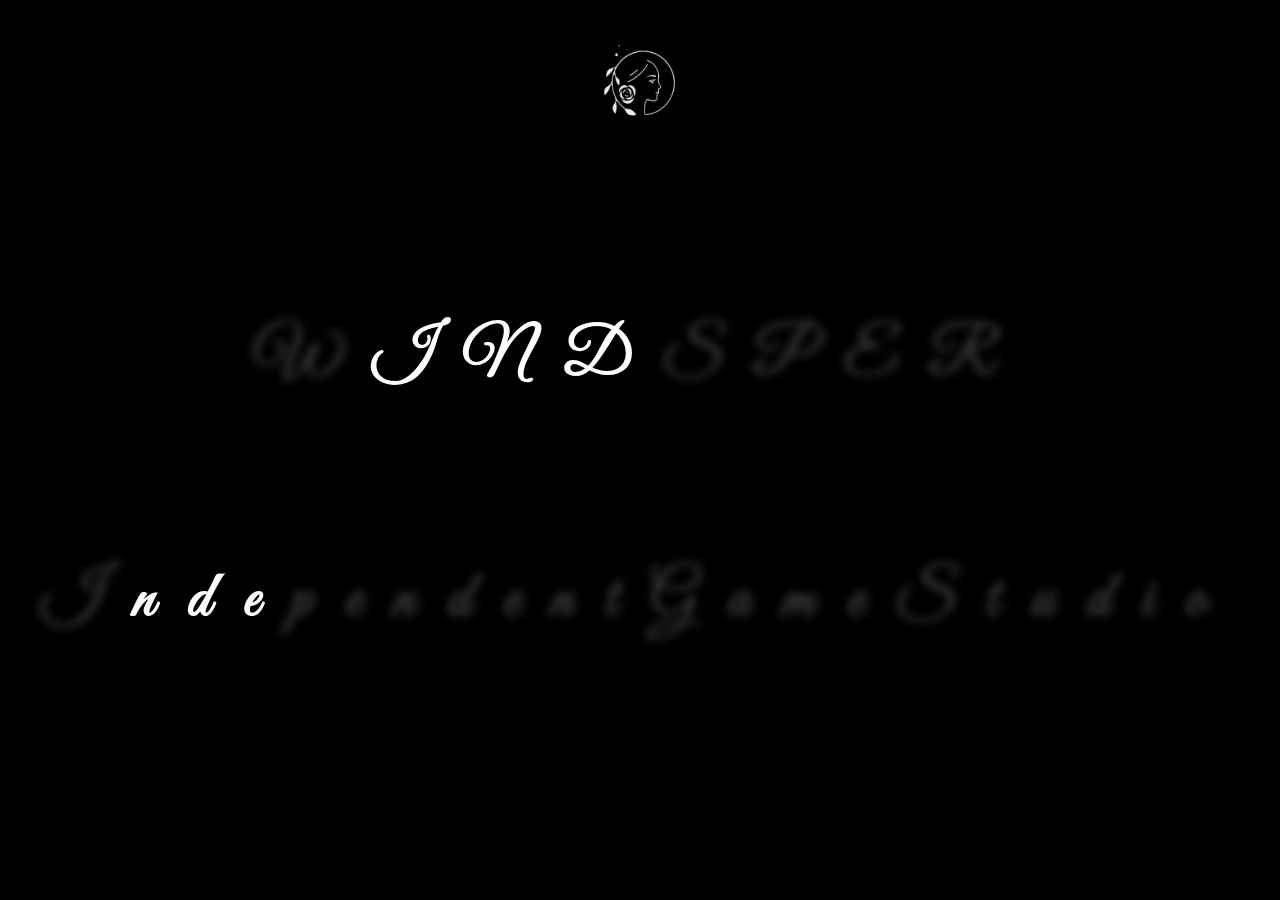
<file: index.html>
<!DOCTYPE html>
<html>

<head>
  <meta charset="UTF-8">
  <meta name="viewport" content="width=device-width, initial-scale=1.0">
  <meta http-equiv="X-UA-Compatible" content="ie=edge">
  <title>Windsper Game Studio</title>
  <link rel="stylesheet" href="custom.css">
  <link rel="stylesheet" href="https://use.fontawesome.com/releases/v5.3.1/css/all.css" integrity="sha384-mzrmE5qonljUremFsqc01SB46JvROS7bZs3IO2EmfFsd15uHvIt+Y8vEf7N7fWAU" crossorigin="anonymous">
  <link href="https://fonts.googleapis.com/css?family=Great+Vibes&display=swap" rel="stylesheet">
  <link href="https://fonts.googleapis.com/css?family=Megrim&display=swap" rel="stylesheet">

</head>

<body>
  <img id="logo" src="Images/black-background.png" alt="studioLogo">
  <div id="mainTitle">
    <h1 class="topCenter letters">WINDSPER</h1>
    <h1 class="bottomCenter letters">IndependentGameStudio</h1>
  </div>

  <div class="row" id="menu">

    <ul class="menuAxis">
      <li class="leafSection">
        <img class="leaf" src="Images/leaf1.png" alt="leafIcon">
      </li>
      <li class="leafSection">
        <img class="leaf" src="Images/leaf3.png" alt="leafIcon">
      </li>
      <li class="leafSection">
        <img class="leaf" src="Images/leaf1.png" alt="leafIcon">
      </li>
      <li class="leafSection">
        <img class="leaf" src="Images/leaf3.png" alt="leafIcon">
      </li>
      <li class="leafSection">
        <img class="leaf" src="Images/leaf1.png" alt="leafIcon">
      </li>
    </ul>

    <div class="alignment row">
      <div class="column">
        <p class="occupied">1</p>
        <a href="design.html">
          <p class="menuSection left">INTERACTIVE DESIGN</p>
        </a>

        <p class="occupied">1</p>
        <a href="play.html">
          <p class="menuSection left">WANNA HAVE FUN?</p>
        </a>
        <p class="occupied">1</p>
      </div>

      <div class="column">
        <a href="games.html">
          <p class="menuSection  right">SERIOUS GAMES</p>
        </a>
        <p class="occupied">1</p>
        <a href="art.html">
          <p class="menuSection  right">ART CREATION</p>
        </a>
        <p class="occupied">1</p>
        <a href="about.html">
        <p class="menuSection  right">KNOW ABOUT US</p>
        </a>
      </div>
    </div>

  </div>

  <script src="main.js"></script> 
</body>

</html>
</file>
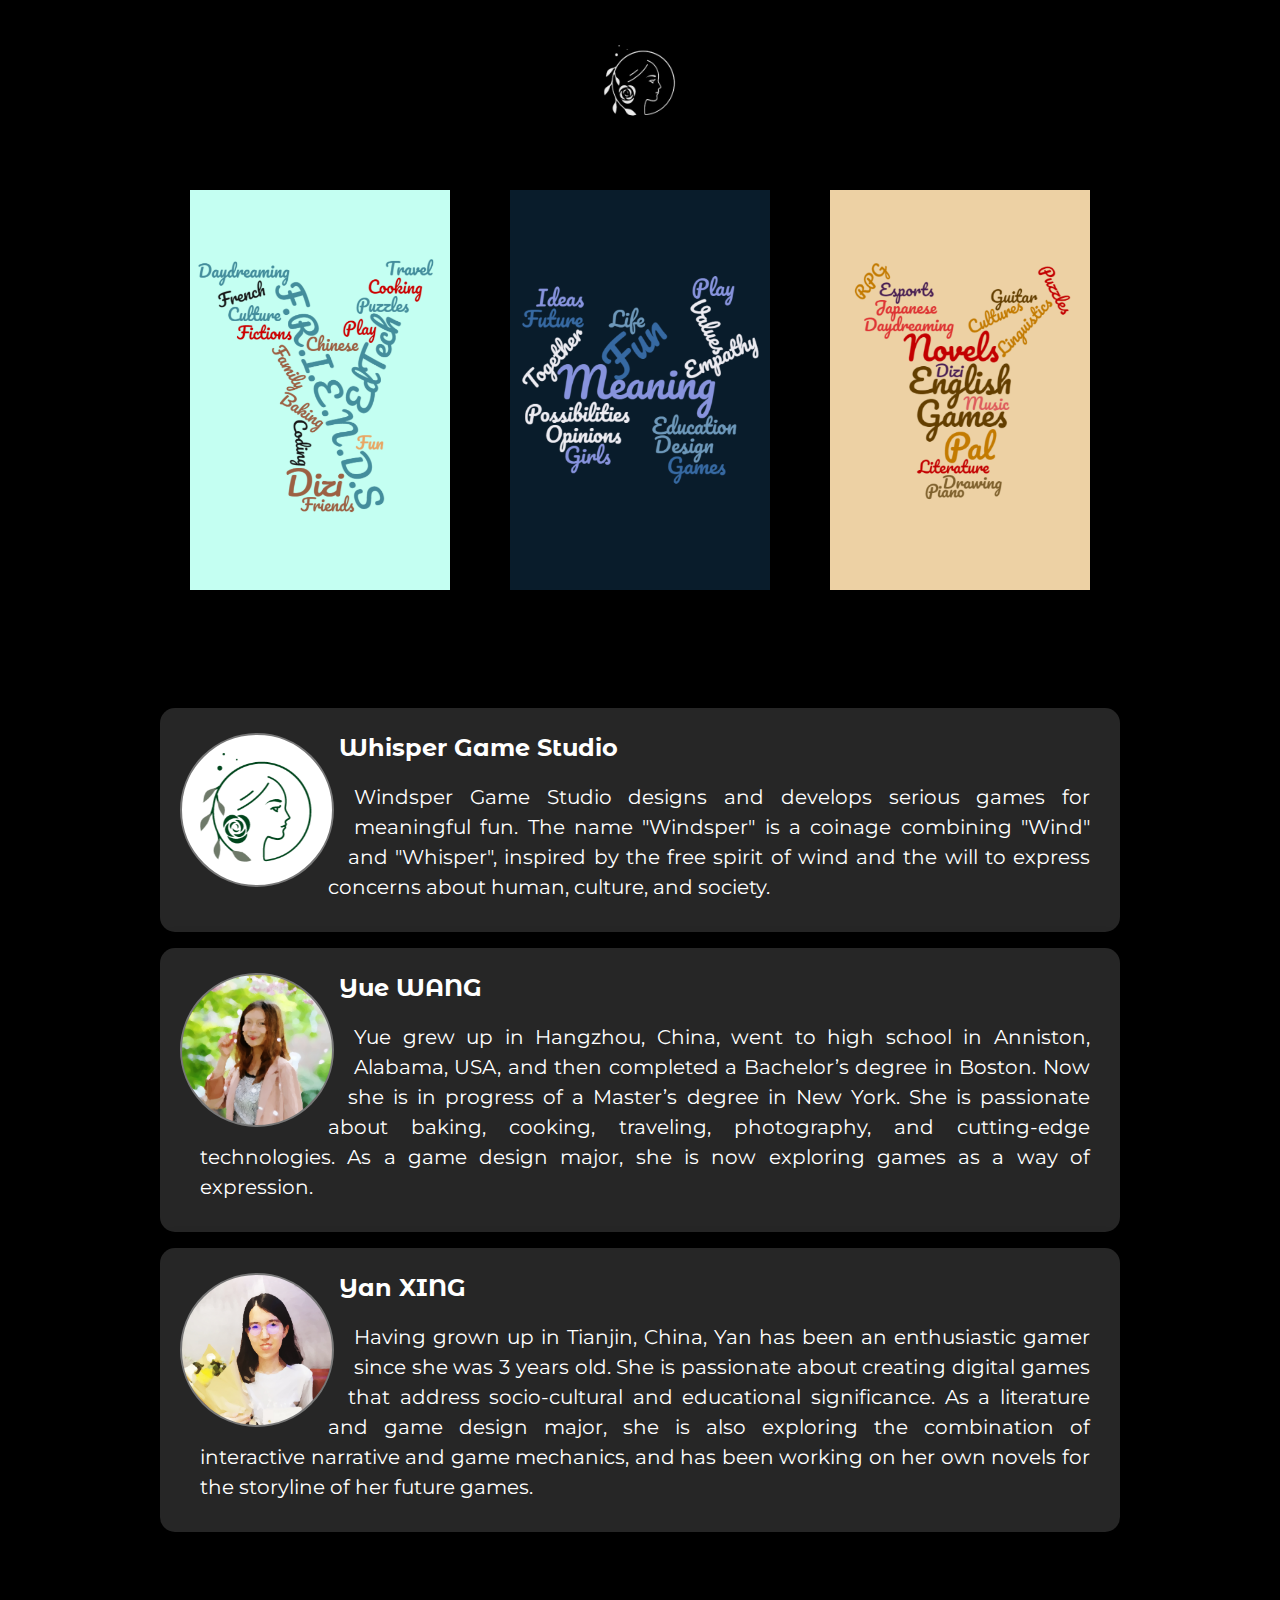
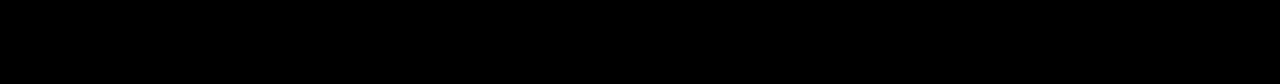
<file: about.html>
<!DOCTYPE html>
<html lang="en" class="no-js">

<head>
	<meta charset="UTF-8">
	<meta name="viewport" content="width=device-width, initial-scale=1.0">
	<meta http-equiv="X-UA-Compatible" content="ie=edge">
	<title>Know About Us</title>
	<link rel="stylesheet" href="./About/about.css">
	<link href="https://fonts.googleapis.com/css?family=Megrim&display=swap" rel="stylesheet">
	<link href="https://fonts.googleapis.com/css?family=Montserrat|Montserrat+Alternates&display=swap" rel="stylesheet">
	<link rel="stylesheet" href="https://use.fontawesome.com/releases/v5.3.1/css/all.css" integrity="sha384-mzrmE5qonljUremFsqc01SB46JvROS7bZs3IO2EmfFsd15uHvIt+Y8vEf7N7fWAU" crossorigin="anonymous">

</head>

<body>
	<img id="logo" src="Images/black-background.png" alt="studioLogo">
	<div id="subPage" class="column">

		<ul id="stage">

			<li class="cube">
				<div class="section">
					<div class="poster"></div>
					<a href="#yue">
					<div class="intro">
						<h1 class="name">Yue WANG</h1>
						<p class="text">
							2015-2019<br>
							Boston College, Boston, USA<br>
							B.A. in <em>Applied Psychology and Human Development</em><br>
							Double major in <em>Computer Science</em><br>
							<br>
							2019-2021<br>
							Columbia University, New York, USA<br>
							M.A. in <em>Design and Development of Digital Games</em>
						</p>
					</div>
					</a>
				</div>
			</li>

			<li class="cube">
				<div class="section">
					<div class="poster"></div>
						<a href="#windsper">
					<div class="intro">
						<h1 class="name">Windsper Game Studio</h1>
						<p class="text" id="studioText">
							Studio Name: WINDSPER<br>
							Studio Concept: <br>
							Think it Infinite, Make it Unlimited<br>
							Founded Date: Oct 24, 2019<br>
							Founded by: Yue & Yan<br>
						</p>
					</div>
				</a>
				</div>
			</li>

			<li class="cube">
				<div class="section">
					<div class="poster"></div>
						<a href="#yan">
					<div class="intro">
						<h1 class="name">Yan XING

						</h1>
						<p class="text">
							2014-2019<br>
							Fudan University, Shanghai, China<br>
							B.A. in <em>English Language and Literature</em><br>
							<br>
							2019-2021<br>
							Columbia University, New York, USA<br>
							M.A. in <em>Design and Development of Digital Games</em>
						</p>
					</div>
				</a>
				</div>
			</li>

		</ul>
		<div id="detail">
			<div class="wrapper"  id="windsper">
				<div class="detailImg">
					<div class="icon">
						<i class="far fa-envelope"></i>
						<i class="fab fa-weibo"></i>
						<i class="fab fa-facebook-square"></i>
					</div>
				</div>

				<h2>Whisper Game Studio</h2>
				<p class="para">
					Windsper Game Studio designs and develops serious games for meaningful fun. The name "Windsper" is a coinage combining "Wind" and "Whisper", inspired by the free spirit of wind and the will to express concerns about human, culture, and society.
				</p>
			</div>

			<div class="wrapper" id="yue">
				<div class="detailImg">
					<div class="icon">
						<i class="far fa-envelope"></i>
						<i class="fab fa-weibo"></i>
						<i class="fab fa-linkedin"></i>
					</div>
				</div>
				<h2>Yue WANG</h2>
	<p class="para">
		Yue grew up in Hangzhou, China, went to high school in Anniston, Alabama, USA, and then completed a Bachelor’s degree in Boston. Now she is in progress of a Master’s degree in New York. She is passionate about baking, cooking, traveling, photography, and cutting-edge technologies. As a game design major, she is now exploring games as a way of expression.
	</p>
</div>

<div class="wrapper" id="yan">
	<div class="detailImg">
		<div class="icon">
			<i class="far fa-envelope"></i>
			<i class="fab fa-weibo"></i>
<i class="fab fa-linkedin"></i>
		</div>
	</div>
	<h2>Yan XING</h2>
	<p class="para">
		Having grown up in Tianjin, China, Yan has been an enthusiastic gamer since she was 3 years old. She is passionate about creating digital games that address socio-cultural and educational significance. As a literature and game design major, she is also exploring the combination of interactive narrative and game mechanics, and has been working on her own novels for the storyline of her future games.
	</p>
</div>
</div>


	</div>


	<div class="row" id="menu">

		<ul class="menuAxis">
			<li class="leafSection">
				<img class="leaf" src="Images/leaf1.png" alt="leafIcon">
			</li>
			<li class="leafSection">
				<img class="leaf" src="Images/leaf3.png" alt="leafIcon">
			</li>
			<li class="leafSection">
				<img class="leaf" src="Images/leaf1.png" alt="leafIcon">
			</li>
			<li class="leafSection">
				<img class="leaf" src="Images/leaf3.png" alt="leafIcon">
			</li>
			<li class="leafSection">
				<img class="leaf" src="Images/leaf1.png" alt="leafIcon">
			</li>
		</ul>

		<div class="alignment row">
			<div class="column">
				<p class="occupied">1</p>
				<a href="design.html">
					<p class="menuSection left">INTERACTIVE DESIGN</p>
				</a>

				<p class="occupied">1</p>
				<a href="play.html">
					<p class="menuSection left">WANNA HAVE FUN?</p>
				</a>
				<p class="occupied">1</p>
			</div>

			<div class="column">
				<a href="games.html">
					<p class="menuSection  right">SERIOUS GAMES</p>
				</a>
				<p class="occupied">1</p>
				<a href="art.html">
					<p class="menuSection  right">ART CREATION</p>
				</a>
				<p class="occupied">1</p>
				<a href="about.html">
					<p class="menuSection  right">KNOW ABOUT US</p>
				</a>
			</div>
		</div>

	</div>

	<script src="./About/about.js"></script>

</body>

</html>
</file>
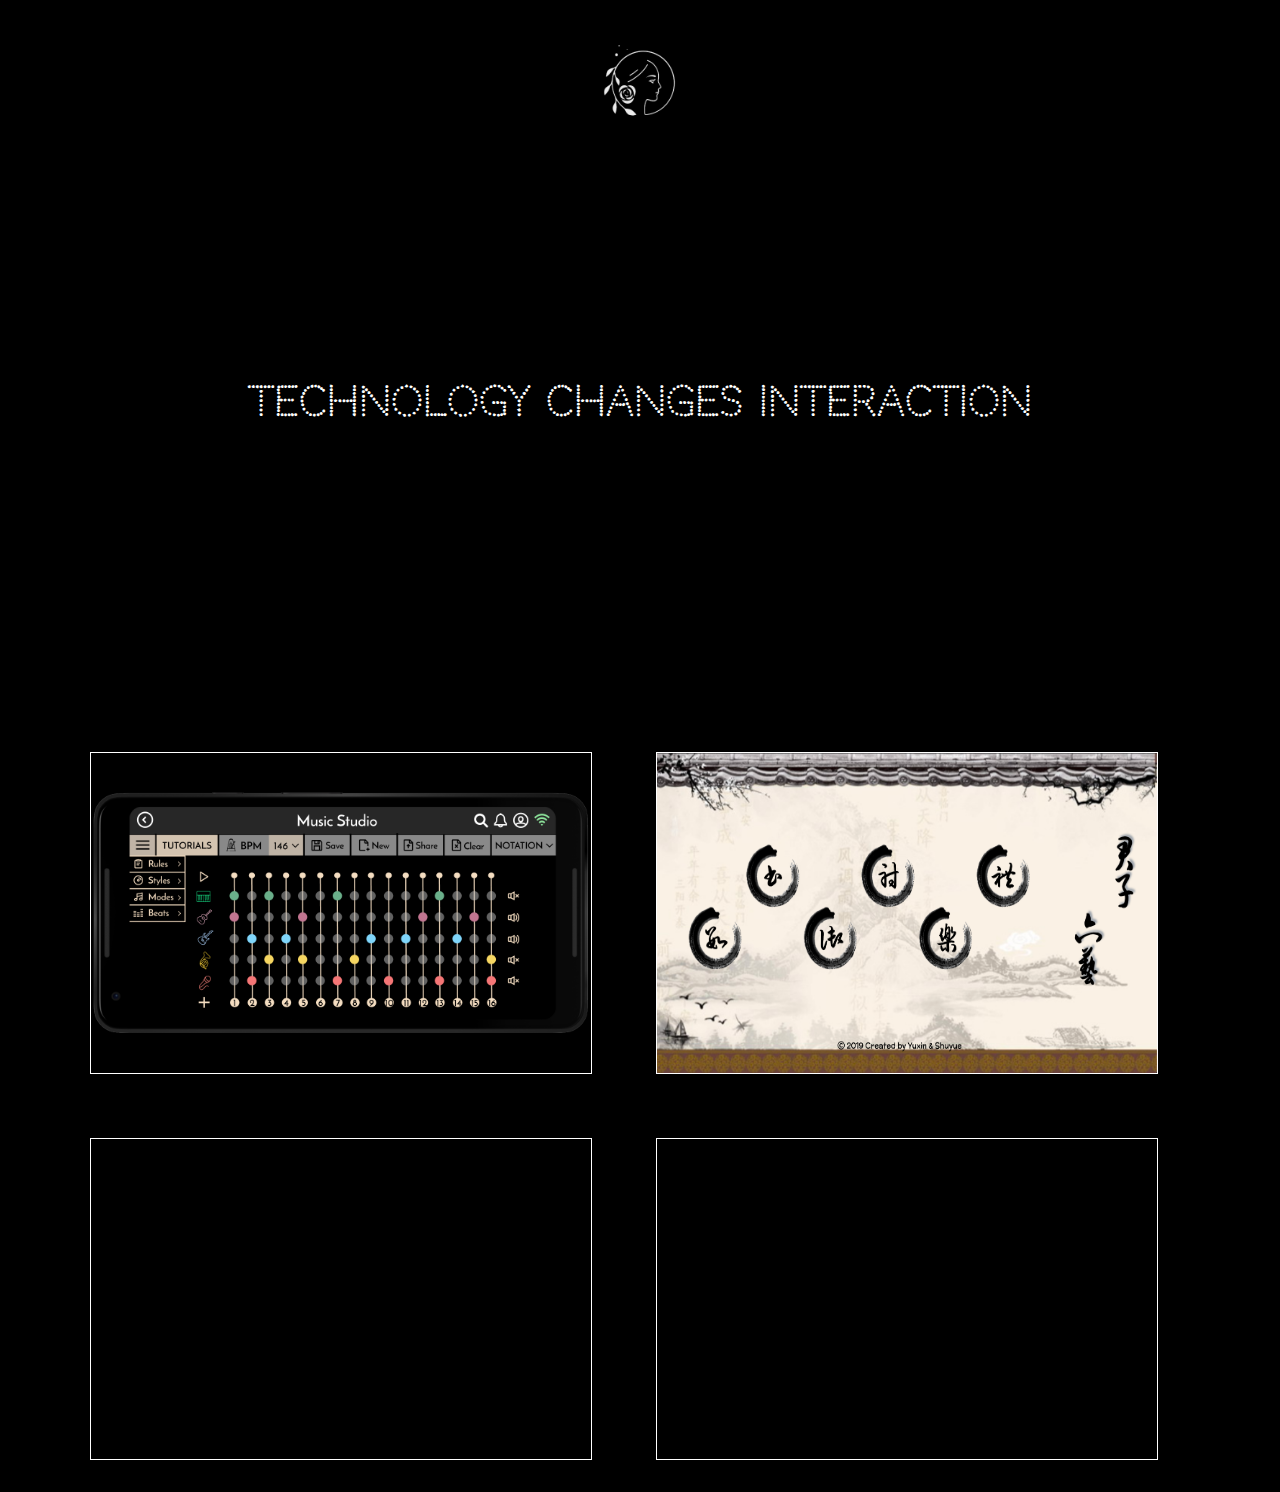
<file: design.html>
<!DOCTYPE html>
<html>

<head>
  <meta charset="UTF-8">
  <meta name="viewport" content="width=device-width, initial-scale=1.0">
  <meta http-equiv="X-UA-Compatible" content="ie=edge">
  <title>INTERACTIVE DESIGN</title>
  <link rel="stylesheet" href="./Design/design.css">
  <link href="https://fonts.googleapis.com/css?family=Croissant+One&display=swap" rel="stylesheet">
  <link href="https://fonts.googleapis.com/css?family=Megrim&display=swap" rel="stylesheet">
  <link href="https://fonts.googleapis.com/css?family=Codystar&display=swap" rel="stylesheet">

</head>

<body>

  <body>
      <img id="logo" src="Images/black-background.png" alt="studioLogo">
      <div id="subPage">

    <div class="container">
      <h1 id="title">Technology changes interaction</h1>
    </div>

    <div class="column" id="display">

      <div class="row">
        <div class="section left" id="a">
          <div class="description">Musices</div>
        </div>
        <a href="https://kellycao.github.io/Junzi-Liuyi/">
        <div class="section" id="b">
          <p class="description">Interactive Webpage of Chinese Gentleman Arts</p>
        </div>
        </a>
      </div>

      <div class="row">
        <div class="section left" id="c">
          <p class="description"></p>
        </div>
        <div class="section" id="d">
          <p class="description"></p>
        </div>
      </div>

    </div>
    </div>

    <div class="row" id="menu">

      <ul class="menuAxis">
        <li class="leafSection">
          <img class="leaf" src="Images/leaf1.png" alt="leafIcon">
        </li>
        <li class="leafSection">
          <img class="leaf" src="Images/leaf3.png" alt="leafIcon">
        </li>
        <li class="leafSection">
          <img class="leaf" src="Images/leaf1.png" alt="leafIcon">
        </li>
        <li class="leafSection">
          <img class="leaf" src="Images/leaf3.png" alt="leafIcon">
        </li>
        <li class="leafSection">
          <img class="leaf" src="Images/leaf1.png" alt="leafIcon">
        </li>
      </ul>

      <div class="alignment row">
        <div class="column">
          <p class="occupied">1</p>
          <a href="design.html">
            <p class="menuSection left">INTERACTIVE DESIGN</p>
          </a>

          <p class="occupied">1</p>
          <a href="play.html">
            <p class="menuSection left">WANNA HAVE FUN?</p>
          </a>
          <p class="occupied">1</p>
        </div>

        <div class="column">
          <a href="games.html">
            <p class="menuSection  right">SERIOUS GAMES</p>
          </a>
          <p class="occupied">1</p>
          <a href="art.html">
            <p class="menuSection  right">ART CREATION</p>
          </a>
          <p class="occupied">1</p>
          <a href="about.html">
          <p class="menuSection  right">KNOW ABOUT US</p>
          </a>
        </div>
      </div>

    </div>



    <script src="./Design/design.js"></script>
  </body>

</html>
</file>
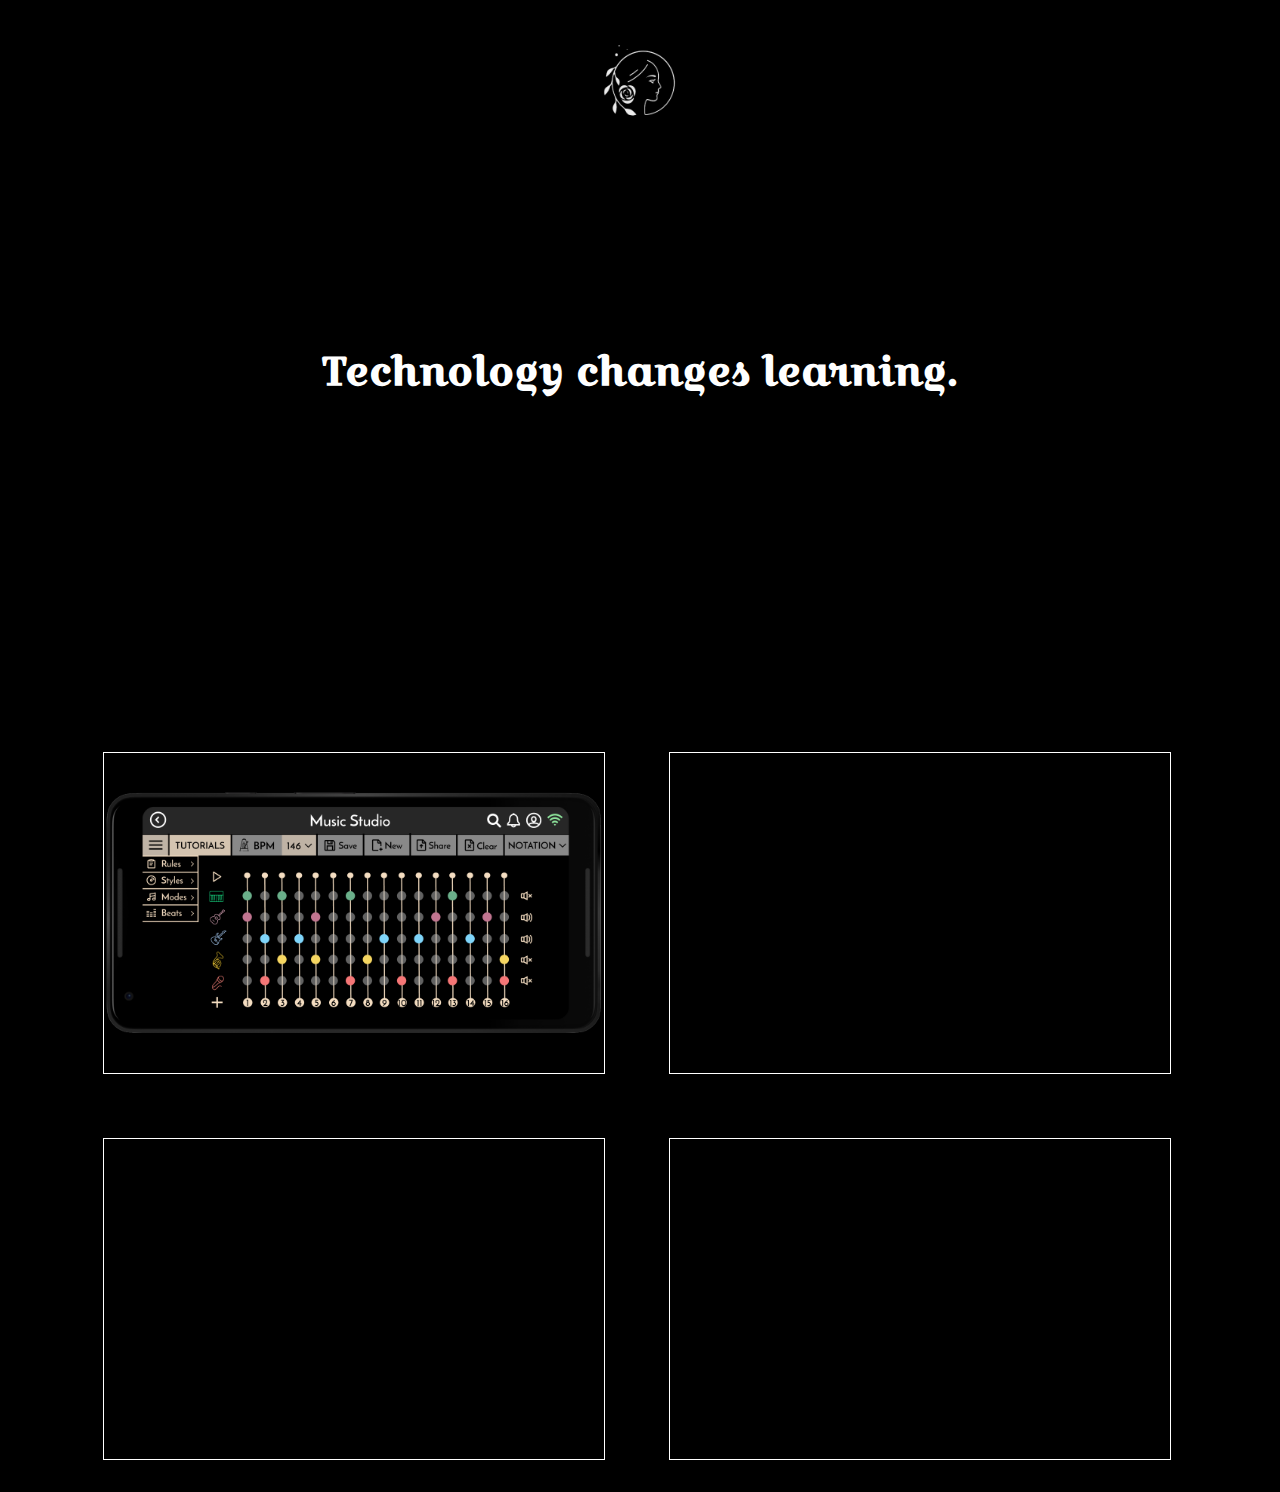
<file: edutech.html>
<!DOCTYPE html>
<html>

<head>
  <meta charset="UTF-8">
  <meta name="viewport" content="width=device-width, initial-scale=1.0">
  <meta http-equiv="X-UA-Compatible" content="ie=edge">
  <title>EduTech Design</title>
  <link rel="stylesheet" href="./Edutech/edutech.css">
  <link href="https://fonts.googleapis.com/css?family=Aladin|Amita|Croissant+One|Faster+One|Fredericka+the+Great|Lobster|Megrim|Yellowtail&display=swap" rel="stylesheet">
  <link href="https://fonts.googleapis.com/css?family=Sulphur+Point&display=swap" rel="stylesheet">

</head>

<body>

  <body>
    <a href="index.html">
      <img id="logo" src="Images/black-background.png" alt="studioLogo">
    </a>
    <div class="container">
      <h1 id="title">Technology changes learning.</h1>
    </div>

    <div class="column" id="display">

      <div class="row">
        <div class="section left" id="a">
          <div class="description">Musices</div>
        </div>
        <div class="section" id="b">
          <p class="description"></p>
        </div>
      </div>

      <div class="row">
        <div class="section left" id="c">
          <p class="description"></p>
        </div>
        <div class="section" id="d">
          <p class="description"></p>
        </div>
      </div>

    </div>



    <script src="./Edutech/edutech.css"></script>
  </body>

</html>
</file>
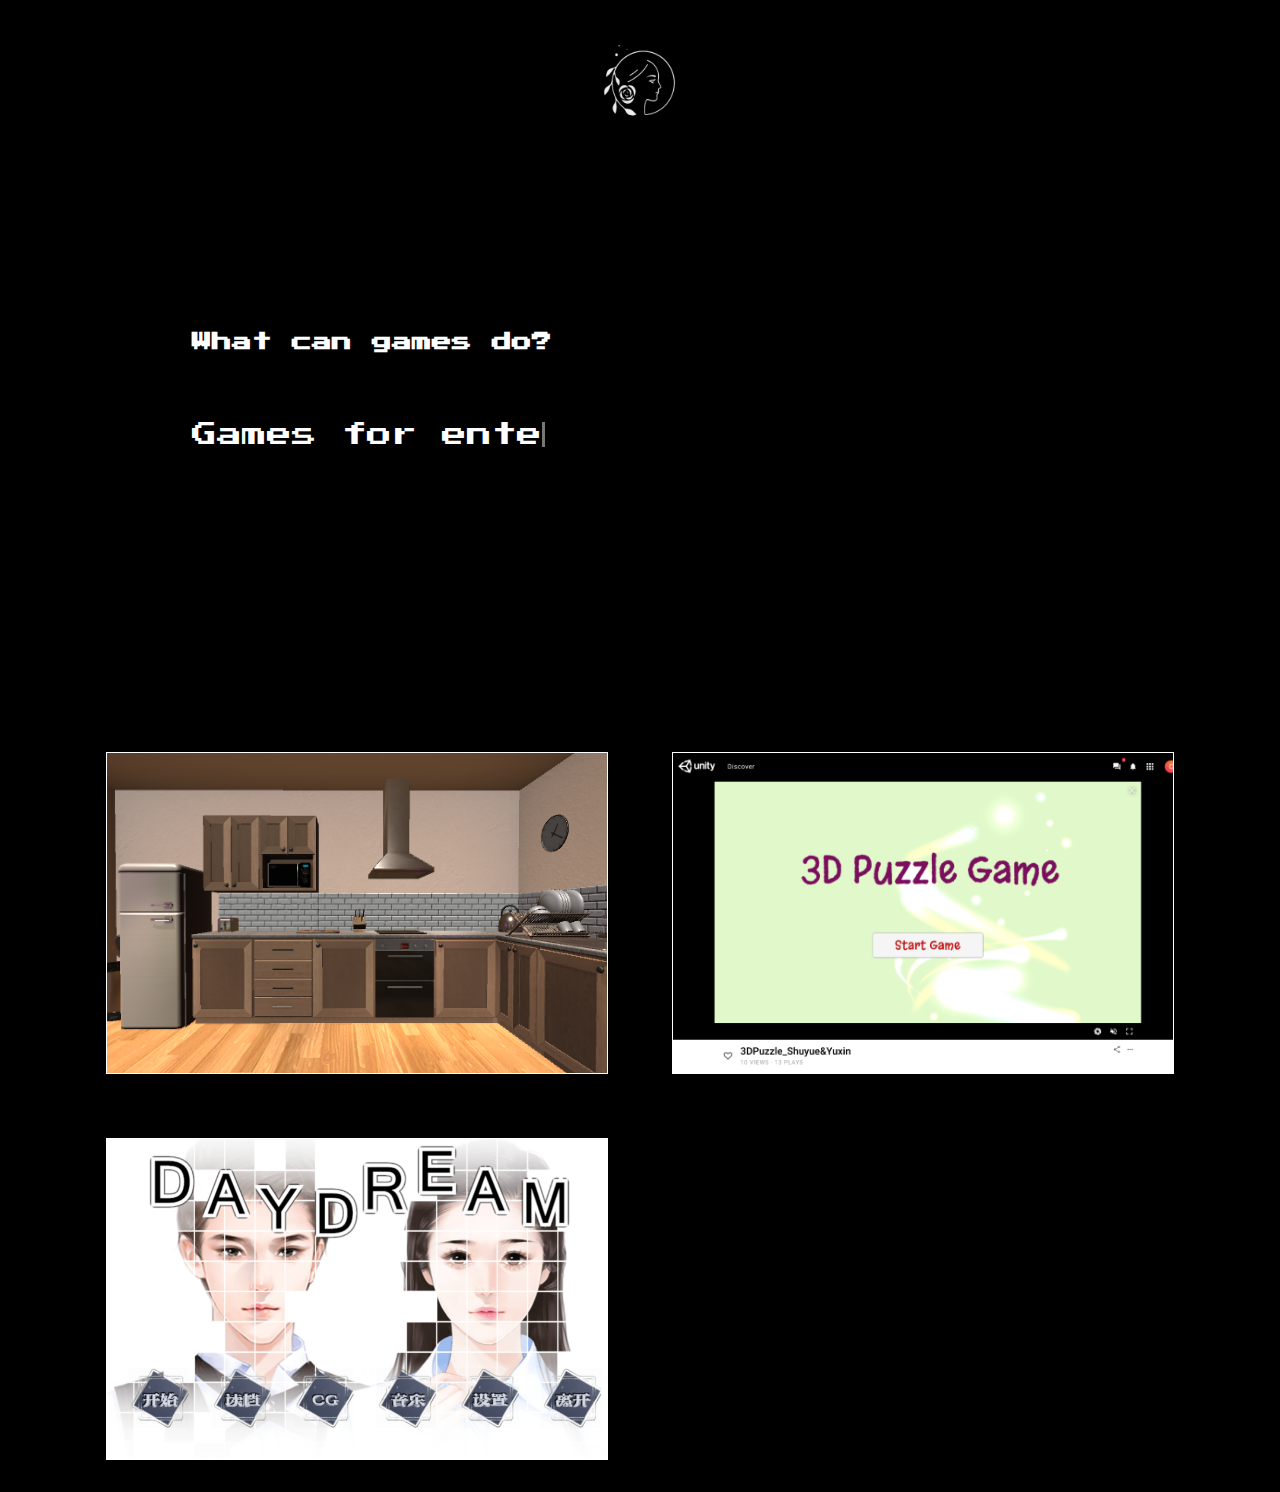
<file: games.html>
<!DOCTYPE html>
<html>

<head>
  <meta charset="UTF-8">
  <meta name="viewport" content="width=device-width, initial-scale=1.0">
  <meta http-equiv="X-UA-Compatible" content="ie=edge">
  <title>Serious Games</title>
  <link rel="stylesheet" href="./Games/games.css">
  <link href="https://fonts.googleapis.com/css?family=Croissant+One&display=swap" rel="stylesheet">
  <link href="https://fonts.googleapis.com/css?family=Megrim&display=swap" rel="stylesheet">
  <link href="https://fonts.googleapis.com/css?family=Press+Start+2P&display=swap" rel="stylesheet">

</head>

<body>

  <body>
      <img id="logo" src="Images/black-background.png" alt="studioLogo">
    <div id="subPage">

    <div class="container">
      <h2>What can games do?</h2>
      <h1>Games for
        <span class="txt-type" data-wait="1500" data-words='["entertaining?", "social&nbsp;issues.", "cultural&nbsp;values.", "infinity..."]'></span>
      </h1>
    </div>

    <div class="column" id="display">

      <div class="row">
        <div class="section" id="a">
          <p class="description">100 Ways of Losing Life at Home</p>
        </div>
        <div class="section" id="b">
          <a href="https://connect.unity.com/mg/other/3dpuzzle_shuyue-yuxin">
            <p class="description">
              Spacial Reasoning Game.
            </p>
          </a>

        </div>
      </div>

      <div class="row">
        <div class="section" id="c">
          <a href="https://www.66rpg.com/game/1533041">
            <p class="description">A Game About Gender Stereotype</p>
          </a>

        </div>
        <div class="section" id="d">
          <p class="description"></p>
        </div>
      </div>

    </div>


  </div>

  <div class="row" id="menu">

    <ul class="menuAxis">
      <li class="leafSection">
        <img class="leaf" src="Images/leaf1.png" alt="leafIcon">
      </li>
      <li class="leafSection">
        <img class="leaf" src="Images/leaf3.png" alt="leafIcon">
      </li>
      <li class="leafSection">
        <img class="leaf" src="Images/leaf1.png" alt="leafIcon">
      </li>
      <li class="leafSection">
        <img class="leaf" src="Images/leaf3.png" alt="leafIcon">
      </li>
      <li class="leafSection">
        <img class="leaf" src="Images/leaf1.png" alt="leafIcon">
      </li>
    </ul>

    <div class="alignment row">
      <div class="column">
        <p class="occupied">1</p>
        <a href="design.html">
          <p class="menuSection left">INTERACTIVE DESIGN</p>
        </a>

        <p class="occupied">1</p>
        <a href="play.html">
          <p class="menuSection left">WANNA HAVE FUN?</p>
        </a>
        <p class="occupied">1</p>
      </div>

      <div class="column">
        <a href="games.html">
          <p class="menuSection  right">SERIOUS GAMES</p>
        </a>
        <p class="occupied">1</p>
        <a href="art.html">
          <p class="menuSection  right">ART CREATION</p>
        </a>
        <p class="occupied">1</p>
        <a href="about.html">
        <p class="menuSection  right">KNOW ABOUT US</p>
        </a>
      </div>
    </div>

  </div>

    <script src="./Games/games.js"></script>


  </body>

</html>
</file>
<file: custom.css>
body {
  margin: 0;
  padding: 0;
  background-color: #000;
  color: #fff;
  overflow-y: scroll;
  /* font-display: fallback; */
  /* background-image: url(Images/background6.jpg);
  background-size: cover; */
}

/* h1{
  letter-spacing: 20px;
  font-size: 70px;
} */

.row {
  display: flex;
  flex-direction: row;
}

.column {
  display: flex;
  flex-direction: column;
}

a:link, a:visited{
  text-decoration: none;
}

/* title section */

.letters span {
  color: #333;
  display: inline-block;
  letter-spacing: .5em;
  transition: .8s;
  font-size: 2em;
  filter: blur(4px);
}

.letters span.focus, .letters span.focus+span, .letters.minusOne>span:first-child, .letters span.focus+span+span, .letters.minusTwo>span:first-child, .letters.minusOne>span:nth-child(2) {
  color: #fff;
  filter: blur(0);
}

.topCenter, .bottomCenter {
  position: absolute;
  top: 33%;
  text-align: center;
  width: 100%;
  font-family: 'Great Vibes', cursive;
}

.topCenter {
  font-family: 'Great Vibes', cursive;
}

.bottomCenter {
  top: 60%;
}

#logo {
  position: absolute;
  width: 6em;
  height: 6em;
margin:auto;
left:0;
right:0;
 top: 4%;
  z-index: 4;
}


#logo:hover{
  cursor: pointer;
}

#mainTitle {
  margin-bottom: 400px;
}

/* menu section */

#menu {
  position: relative;
  height: 300px;
  display: none;
}

.menuAxis {
  width: 480px;
  height: 30px;
  margin: 0px auto;
  display: flex;
  justify-content: space-between;
  list-style: none;
  position: absolute;
  padding: 0;
  transform: rotate(90deg);
  left: 0;
  right: 0;
  top: 120%;
}

.leaf {
  width: 30px;
  height: 30px;
  background-color: #000;
  transform: scale(1.3);
}

.menuAxis li {
  position: relative;
  z-index: 2;
  line-height: 30px;
}

.menuAxis:after {
  content: '';
  height: 3px;
  width: 98%;
  position: absolute;
  top: 0;
  bottom: 0;
  left: 0;
  right: 0;
  margin: auto;
  background-image: linear-gradient(90deg, #333, #fff);
}

.menuAxis li.hover:nth-child(even) {
  animation: leafEven 1.5s;
}

.menuAxis li.hover:nth-child(odd) {
  animation: leafOdd 1.5s;
}

@keyframes leafEven {
  0% {
    transform: translate3d(0, 0, 0);
  }

  30% {
    transform: translate3d(0, -10px, 0);
  }

  100% {
    transform: translate3d(0, 0, 0);
  }
}

@keyframes leafOdd {
  0% {
    transform: translate3d(0, 0, 0);
  }
  30% {
    transform: translate3d(0, 10px, 0);
  }
  100% {
    transform: translate3d(0, 0, 0);
  }
}

.menuSection {
  margin: 40px;
  font-size: 27px;
  color: #777;
  font-family: 'Megrim', cursive;
  font-weight: bold;
cursor: pointer;
}

@keyframes menuEffect {
  0%{
    color: #777;
    transform: none;
  }
  100% {
    color: #fff;
    transform: scale(1.05);
  }
}

.occupied {
  margin: 40px;
  font-size: 27px;
  visibility: hidden;
}

.alignment {
  margin: auto;
  height: 100px;
  position: relative;
  left: 0;
  right: 0;
  top: 31%;
  bottom: 0;
  z-index: 3;
  justify-content: center;
  animation: menuSection 1s;
}

@keyframes menuSection {
  0% {
    opacity: 0;
  }
  100% {
    opacity: 1;
  }
}

.left {
  text-align: right;
  margin-left: 0px;
}

.right {
  text-align: left;
}
</file>
<file: About/about.css>
body {
	background: #000;
	color: #fff;
	margin: 0;
	padding:0;
	font-family: 'Montserrat Alternates', sans-serif;
    overflow-y: scroll;
}

#logo {
  position: absolute;
  width: 6em;
  height: 6em;
margin:auto;
left:0;
right:0;
 top: 4%;
  z-index: 4;
	cursor: pointer;
}

#subPage {
	margin: 9em auto;
	max-width: 960px;
}

#stage {
	list-style: none;
	padding: 0;
}


/* Build the cube and rotate on hover */

.cube {
	width: 260px;
	height: 400px;
	margin: 30px;
	float: left;
	perspective: 1000px;
}

.section {
	width: 260px;
	height: 400px;
	transform-style: preserve-3d;
	transform: translateZ(-130px);
	transition: transform 350ms;
}

.section:hover {
	transform: rotateY(-78deg) translateZ(20px);
}


/* Transform and style the two planes */

.section .poster,
.section .intro {
	position: absolute;
	width: 260px;
	height: 400px;
	background-color: #fff;
	backface-visibility: hidden;
}

.section .poster  {
	transform: translateZ(130px);
	background-size: cover;
	background-repeat: no-repeat;
}

.section .intro {
	transform: rotateY(90deg) translateZ(130px);
	font-size: 0.75em;
}


.intro .name {
  color: #FFF;
	padding: 7px 10px;
	font-weight: bold;
	height: 195px;
	text-shadow: 2px 1px 2px rgba(119,119,119,1);
	margin: 0 0 2px;
	font-size: 1.4em;
}


.intro .text {
	padding: 1.2em 1.4em;
	margin: 0;
	font-weight: 700;
	color: #666;
	line-height: 1.4em;
}

.intro #studioText{
	font-size: 1.3em;
	padding: 1.2em 1.4em;
	margin: 0;
	font-weight: 700;
	color: #666;
	line-height: 1.4em;
}


/* Embedded images */

.cube:nth-child(1) .poster {
	background-image: url(../About/images/shuyue.png);
}

.cube:nth-child(2) .poster {
	background-image: url(../About/images/windsper.png);
	background-size: contain;
	background-repeat: repeat;
}

.cube:nth-child(3) .poster {
  background-image: url(../About/images/yuxin.png);
	background-size: contain;
	background-repeat: repeat;
}

.cube:nth-child(1) .intro .name {
	background-image: url(../About/images/yue.jpg);
	background-size: cover;
}

.cube:nth-child(2) .intro .name {
	background-image: url(../About/images/studio.jpg);
	background-size: cover;
}

.cube:nth-child(3) .intro .name {
	background-image: url(../About/images/yan.jpg);
	background-size: cover;
}

#detail{
	margin-top: 4em;
}

.wrapper{
	float: left;
	box-shadow: 0 2px 20px rgba(0,0,0,0.8);
	color: #FFF;
	background: #262626;
	border-radius: 15px;
	margin:.5em auto;
	padding-left: 20px;
	padding-top: 5px;
}

.detailImg{
	width:150px;
	height: 150px;
	border-radius: 50%;
	float:left;
	margin: 20px 20px 20px 0;
	border: 2px solid #777;
	shape-outside: circle();
}

.detailImg:hover .icon {
  animation: visib .6s forwards;
}

.wrapper:nth-child(1) .detailImg{
		background-image: url(../Images/white-background.png);
	background-size: cover;
	background-position: 80% 10%;
}

.wrapper:nth-child(2) .detailImg{
	background-image: url(../About/images/yue.jpg);
	background-size: cover;
}
.wrapper:nth-child(3) .detailImg{
	background-image: url(../About/images/yan.jpg);
	background-size: cover;
}

.icon{
	position: relative;
	margin: auto;
	width:150px;
	height: 150px;
	border-radius: 50%;
	display: table-cell;
	text-align: center;
	vertical-align: middle;
font-size: 25px;
	z-index: 2;
visibility: hidden;
}



@keyframes visib {
  0% {
    visibility: hidden;
    background-color: rgba(0, 0, 0, 0);
    color: rgba(255, 255, 255, 0);
  }

  100% {
    visibility: visible;
    background-color: rgba(0, 0, 0, .7);
    color: rgba(255, 255, 255, 1);
  }
}


.para{
	text-align: justify;
	font-size: 20px;
	font-family: 'Montserrat',sans-serif;
	line-height: 1.5em;
	padding-right: 30px;
	padding-left: 20px;
padding-bottom: 10px;
}

/* menu section */

#menu {
  position: relative;
  height: 300px;
  display: none;
}

.menuAxis {
  width: 480px;
  height: 30px;
  margin: 0px auto;
  display: flex;
  justify-content: space-between;
  list-style: none;
  position: absolute;
  padding: 0;
  transform: rotate(90deg);
  left: 0;
  right: 0;
  top: 118%;
}

.leaf {
  width: 30px;
  height: 30px;
  background-color: #000;
  transform: scale(1.3);
}

.menuAxis li {
  position: relative;
  z-index: 2;
  line-height: 30px;
}

.menuAxis:after {
  content: '';
  height: 3px;
  width: 98%;
  position: absolute;
  top: 0;
  bottom: 0;
  left: 0;
  right: 0;
  margin: auto;
  background-image: linear-gradient(90deg, #333, #fff);
}

.menuAxis li.hover:nth-child(even) {
  animation: leafEven 1.5s;
}

.menuAxis li.hover:nth-child(odd) {
  animation: leafOdd 1.5s;
}

@keyframes leafEven {
  0% {
    transform: translate3d(0, 0, 0);
  }

  30% {
    transform: translate3d(0, -10px, 0);
  }

  100% {
    transform: translate3d(0, 0, 0);
  }
}

@keyframes leafOdd {
  0% {
    transform: translate3d(0, 0, 0);
  }
  30% {
    transform: translate3d(0, 10px, 0);
  }
  100% {
    transform: translate3d(0, 0, 0);
  }
}

.menuSection {
  margin: 40px;
  font-size: 27px;
  color: #777;
  font-family: 'Megrim', cursive;
  font-weight: bold;
cursor: pointer;
}

@keyframes menuEffect {
  0%{
    color: #777;
    transform: none;
  }
  100% {
    color: #fff;
    transform: scale(1.05);
  }
}

.occupied {
  margin: 40px;
  font-size: 27px;
  visibility: hidden;
}

.alignment {
  margin: auto;
  height: 100px;
  position: relative;
  left: 0;
  right: 0;
  top: 31%;
  bottom: 0;
  z-index: 3;
  justify-content: center;
  animation: menuSection 1s;
}

@keyframes menuSection {
  0% {
    opacity: 0;
  }
  100% {
    opacity: 1;
  }
}

.left {
  text-align: right;
  margin-left: 0px;
}

.right {
  text-align: left;

}

a:link, a:visited{
  text-decoration: none;
}
.row {
  display: flex;
  flex-direction: row;
}

.column {
  display: flex;
  flex-direction: column;
}

/* media query */
@media screen and (max-width: 60.75em){
	.cube {
		float: none;
		margin: 30px auto 60px;
	}
}
</file>
<file: Design/design.css>
body {
  height: 80vh;
  margin: 0;
  padding: 0;
  background-color: #000;
  color: #fff;
  font-family: 'Croissant One', cursive;
  /* font-display: fallback; */
  overflow-y: scroll;
}

.row {
  display: flex;
  flex-direction: row;
}

.column {
  display: flex;
  flex-direction: column;
}

#logo {
  position: absolute;
  width: 6em;
  height: 6em;
  margin:auto;
  left:0;
  right:0;
  top: 4%;
  z-index: 4;
  cursor: pointer;
}

.container {
  height: 100%;
  padding: 0 3rem;
}

#title {
  position: absolute;
  top: 42%;
  font-size: 40px;
  text-align: center;
  margin: auto;
  left: 0;
  right: 0;
  font-family: 'Codystar', cursive;

}

#display {
  position: absolute;
  margin: 0 auto;
  padding: auto;
  left: 0;
  right: 0;
  top:80%;
  display: flex;
    align-items: center;
  justify-content: center;
}

.section {
  margin: 2em 2em;
  position: relative;
  width: 500px;
  height: 320px;
  border: 1px solid white;
  float: left;
}


.section:hover .description {
  animation: visib .6s forwards;
}

.description {
  position: relative;
  margin: auto;
  width: 500px;
  height: 320px;
  display: table-cell;
  text-align: center;
  vertical-align: middle;
  z-index: 2;
  font-size: 30px;
  visibility: hidden;
}

@keyframes visib {
  0% {
    visibility: hidden;
    background-color: rgba(0, 0, 0, 0);
    color: rgba(255, 255, 255, 0);
  }

  100% {
    visibility: visible;
    background-color: rgba(0, 0, 0, .7);
    color: rgba(255, 255, 255, 1);
  }
}

#a {
  background-image: url("../Design/images/musices.png");
  background-size: contain;
  background-position: 20%;
  background-repeat: no-repeat;
}

#b {
  background-image: url("../Design/images/liuyi.png");
  background-size: 500px 320px;
}

/* menu section */

#menu {
  position: relative;
  height: 300px;
  display: none;
}

.menuAxis {
  width: 480px;
  height: 30px;
  margin: 0px auto;
  display: flex;
  justify-content: space-between;
  list-style: none;
  position: absolute;
  padding: 0;
  transform: rotate(90deg);
  left: 0;
  right: 0;
  top: 120%;
}

.leaf {
  width: 30px;
  height: 30px;
  background-color: #000;
  transform: scale(1.3);
}

.menuAxis li {
  position: relative;
  z-index: 2;
  line-height: 30px;
}

.menuAxis:after {
  content: '';
  height: 3px;
  width: 98%;
  position: absolute;
  top: 0;
  bottom: 0;
  left: 0;
  right: 0;
  margin: auto;
  background-image: linear-gradient(90deg, #333, #fff);
}

.menuAxis li.hover:nth-child(even) {
  animation: leafEven 1.5s;
}

.menuAxis li.hover:nth-child(odd) {
  animation: leafOdd 1.5s;
}

@keyframes leafEven {
  0% {
    transform: translate3d(0, 0, 0);
  }

  30% {
    transform: translate3d(0, -10px, 0);
  }

  100% {
    transform: translate3d(0, 0, 0);
  }
}

@keyframes leafOdd {
  0% {
    transform: translate3d(0, 0, 0);
  }
  30% {
    transform: translate3d(0, 10px, 0);
  }
  100% {
    transform: translate3d(0, 0, 0);
  }
}

.menuSection {
  margin: 39px;
  font-size: 27px;
  color: #777;
  font-family: 'Megrim', cursive;
  font-weight: bold;
cursor: pointer;
}

@keyframes menuEffect {
  0%{
    color: #777;
    transform: none;
  }
  100% {
    color: #fff;
    transform: scale(1.05);
  }
}

.occupied {
  margin: 39px;
  font-size: 27px;
  visibility: hidden;
}

.alignment {
  margin: auto;
  height: 100px;
  position: relative;
  left: 0;
  right: 0;
  top: 32%;
  bottom: 0;
  z-index: 3;
  justify-content: center;
  animation: menuSection 1s;
}

@keyframes menuSection {
  0% {
    opacity: 0;
  }
  100% {
    opacity: 1;
  }
}

.left {
  text-align: right;
  margin-left: 0px;
}

.right {
  text-align: left;

}

a:link, a:visited{
  text-decoration: none;
}
</file>
<file: Edutech/edutech.css>
body {
  height: 80vh;
  margin: 0;
  padding: 0;
  background-color: #000;
  color: #fff;
  font-family: 'Croissant One', cursive;
  overflow-y: scroll;
}

.row {
  display: flex;
  flex-direction: row;
}

.column {
  display: flex;
  flex-direction: column;
}

#logo {
  position: absolute;
  width: 6em;
  height: 6em;
  margin:auto;
  left:0;
  right:0;
  top: 4%;
  z-index: 4;
  cursor: pointer;
}

.container {
  height: 100%;
  padding: 0 3rem;
}

#title {
  position: absolute;
  top: 38%;
  font-size: 40px;
  text-align: center;
  margin: auto;
  left: 0;
  right: 0;
}

#display {
  position: absolute;
  margin: 0 auto;
  padding: auto;
  left: 0;
  right: 0;
  top:80%;
  display: flex;
    align-items: center;
  justify-content: center;
}

.section {
  margin: 2em 2em;
  position: relative;
  width: 500px;
  height: 320px;
  border: 1px solid white;
  float: left;
}


.section:hover .description {
  animation: visib .6s forwards;
}

.description {
  position: relative;
  margin: auto;
  width: 500px;
  height: 320px;
  display: table-cell;
  text-align: center;
  vertical-align: middle;
  z-index: 2;
  font-size: 30px;
  visibility: hidden;
}

@keyframes visib {
  0% {
    visibility: hidden;
    background-color: rgba(0, 0, 0, 0);
    color: rgba(255, 255, 255, 0);
  }

  100% {
    visibility: visible;
    background-color: rgba(0, 0, 0, .7);
    color: rgba(255, 255, 255, 1);
  }
}

#a {
  background-image: url("../Edutech/images/musices.png");
  background-size: contain;
  background-position: 20%;
  background-repeat: no-repeat;
}

/* menu section */

#menu {
  position: relative;
  height: 300px;
  display: none;
}

.menuAxis {
  width: 480px;
  height: 30px;
  margin: 0px auto;
  display: flex;
  justify-content: space-between;
  list-style: none;
  position: absolute;
  padding: 0;
  transform: rotate(90deg);
  left: 0;
  right: 0;
  top: 120%;
}

.leaf {
  width: 30px;
  height: 30px;
  background-color: #000;
  transform: scale(1.3);
}

.menuAxis li {
  position: relative;
  z-index: 2;
  line-height: 30px;
}

.menuAxis:after {
  content: '';
  height: 3px;
  width: 98%;
  position: absolute;
  top: 0;
  bottom: 0;
  left: 0;
  right: 0;
  margin: auto;
  background-image: linear-gradient(90deg, #333, #fff);
}

.menuAxis li.hover:nth-child(even) {
  animation: leafEven 1.5s;
}

.menuAxis li.hover:nth-child(odd) {
  animation: leafOdd 1.5s;
}

@keyframes leafEven {
  0% {
    transform: translate3d(0, 0, 0);
  }

  30% {
    transform: translate3d(0, -10px, 0);
  }

  100% {
    transform: translate3d(0, 0, 0);
  }
}

@keyframes leafOdd {
  0% {
    transform: translate3d(0, 0, 0);
  }
  30% {
    transform: translate3d(0, 10px, 0);
  }
  100% {
    transform: translate3d(0, 0, 0);
  }
}

.menuSection {
  margin: 40px;
  font-size: 27px;
  color: #777;
  font-family: 'Megrim', cursive;
  font-weight: bold;
cursor: pointer;
}

@keyframes menuEffect {
  0%{
    color: #777;
    transform: none;
  }
  100% {
    color: #fff;
    transform: scale(1.05);
  }
}

.occupied {
  margin: 40px;
  font-size: 27px;
  visibility: hidden;
}

.alignment {
  margin: auto;
  height: 100px;
  position: relative;
  left: 0;
  right: 0;
  top: 31%;
  bottom: 0;
  z-index: 3;
  justify-content: center;
  animation: menuSection 1s;
}

@keyframes menuSection {
  0% {
    opacity: 0;
  }
  100% {
    opacity: 1;
  }
}

.left {
  text-align: right;
  margin-left: 25px;
}

.right {
  text-align: left;

}

a:link, a:visited{
  text-decoration: none;
}
</file>
<file: Games/games.css>
body {
  height: 80vh;
  margin: 0;
  padding: 0;
  background-color: #000;
  color: #fff;
  font-family: 'Croissant One', cursive;
  /* font-display: block; */
  overflow-y: scroll;
}

.row {
  display: flex;
  flex-direction: row;
}

.column {
  display: flex;
  flex-direction: column;
}

#logo {
  position: absolute;
  width: 6em;
  height: 6em;
  margin:auto;
  left:0;
  right:0;
  top: 4%;
  z-index: 4;
  cursor: pointer;
}

.container {
  height: 100%;
  padding: 0 3rem;
}

.txt-type>.txt {
  border-right: .2rem solid #777;
}

h1 {
  position: absolute;
  top: 45%;
  font-size: 25px;
  margin-left: 15%;
  left: 0;
  right: 0;
  font-family: 'Press Start 2P', cursive;
font-weight: lighter;
}

h2 {
  position: absolute;
  top: 35%;
  font-size: 20px;
  margin-left: 15%;
  left: 0;
  right: 0;
  font-family: 'Press Start 2P', cursive;

}


#display {
  position: absolute;
  margin: 0 auto;
  padding: auto;
  left: 0;
  right: 0;
  top:80%;
  display: flex;
    align-items: center;
  justify-content: center;
}

.section {
  margin: 2em 2em;
  position: relative;
  width: 500px;
  height: 320px;
  border: 1px solid white;
  float: left;
}

.section + #d{
  border: 1px solid black;
}

.section:hover .description {
  animation: visib .6s forwards;
}

.description {
  position: relative;
  margin: auto;
  width: 500px;
  height: 320px;
  display: table-cell;
  text-align: center;
  vertical-align: middle;
  z-index: 2;
  font-size: 30px;
  visibility: hidden;
}

@keyframes visib {
  0% {
    visibility: hidden;
    background-color: rgba(0, 0, 0, 0);
    color: rgba(255, 255, 255, 0);
  }

  100% {
    visibility: visible;
    background-color: rgba(0, 0, 0, .7);
    color: rgba(255, 255, 255, 1);
  }
}

#a {
  background-image: url("../Games/images/kitchen-survival.png");
  background-size: cover;
}

#b {
  background-image: url("../Games/images/3Dpuzzle.png");
  background-size: cover;
}

#c {
  background-image: url("../Games/images/DayDream.png");
  background-size: cover;
  background-position: center;
}

/* menu section */

#menu {
  position: relative;
  height: 300px;
  display: none;
}

.menuAxis {
  width: 480px;
  height: 30px;
  margin: 0px auto;
  display: flex;
  justify-content: space-between;
  list-style: none;
  position: absolute;
  padding: 0;
  transform: rotate(90deg);
  left: 0;
  right: 0;
  top: 120%;
}

.leaf {
  width: 30px;
  height: 30px;
  background-color: #000;
  transform: scale(1.3);
}

.menuAxis li {
  position: relative;
  z-index: 2;
  line-height: 30px;
}

.menuAxis:after {
  content: '';
  height: 3px;
  width: 98%;
  position: absolute;
  top: 0;
  bottom: 0;
  left: 0;
  right: 0;
  margin: auto;
  background-image: linear-gradient(90deg, #333, #fff);
}

.menuAxis li.hover:nth-child(even) {
  animation: leafEven 1.5s;
}

.menuAxis li.hover:nth-child(odd) {
  animation: leafOdd 1.5s;
}

@keyframes leafEven {
  0% {
    transform: translate3d(0, 0, 0);
  }

  30% {
    transform: translate3d(0, -10px, 0);
  }

  100% {
    transform: translate3d(0, 0, 0);
  }
}

@keyframes leafOdd {
  0% {
    transform: translate3d(0, 0, 0);
  }
  30% {
    transform: translate3d(0, 10px, 0);
  }
  100% {
    transform: translate3d(0, 0, 0);
  }
}

.menuSection {
  margin: 40px;
  font-size: 27px;
  color: #777;
  font-family: 'Megrim', cursive;
  font-weight: bold;
cursor: pointer;
}

@keyframes menuEffect {
  0%{
    color: #777;
    transform: none;
  }
  100% {
    color: #fff;
    transform: scale(1.05);
  }
}

.occupied {
  margin: 40px;
  font-size: 27px;
  visibility: hidden;
}

.alignment {
  margin: auto;
  height: 100px;
  position: relative;
  left: 0;
  right: 0;
  top: 31%;
  bottom: 0;
  z-index: 3;
  justify-content: center;
  animation: menuSection 1s;
}

@keyframes menuSection {
  0% {
    opacity: 0;
  }
  100% {
    opacity: 1;
  }
}

.left {
  text-align: right;
  margin-left: 0px;
}

.right {
  text-align: left;

}

a:link, a:visited{
  text-decoration: none;
}
</file>
